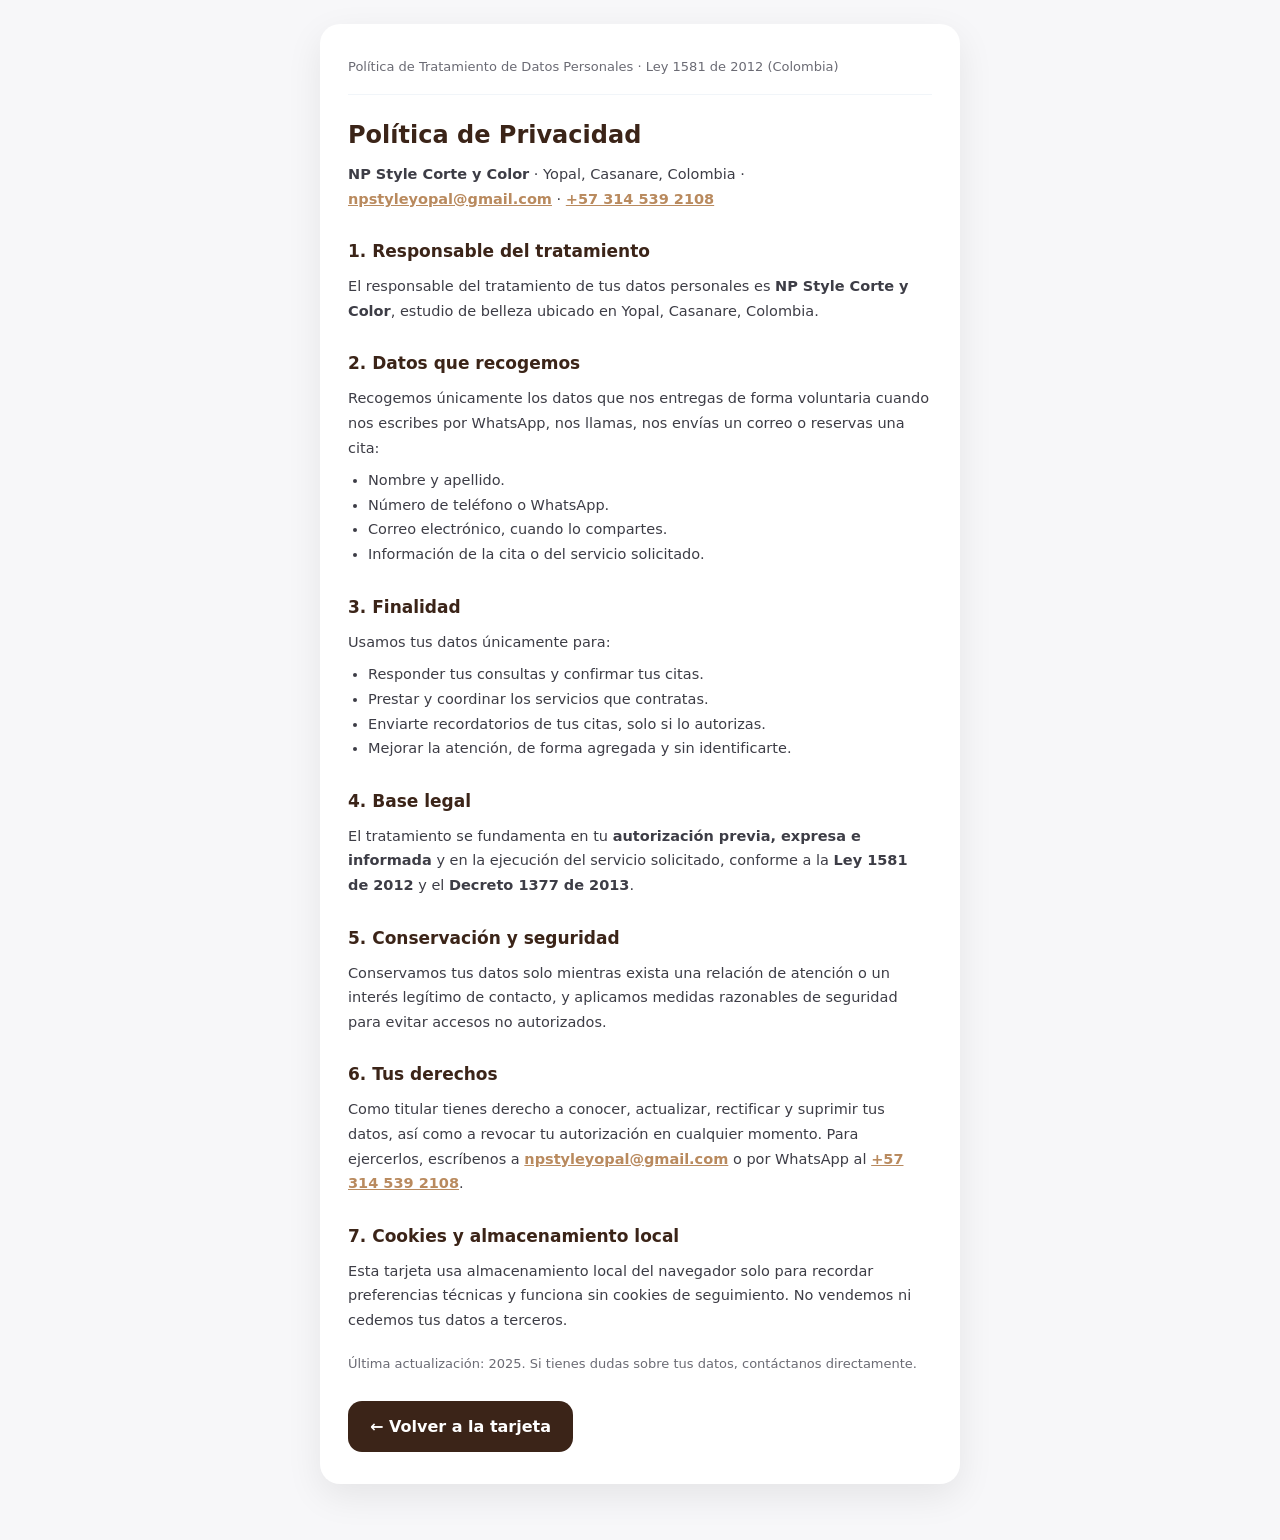
<file: privacidad.html>
<!DOCTYPE html>
<html lang="es">
<head>
  <meta charset="UTF-8" />
  <meta name="viewport" content="width=device-width, initial-scale=1.0" />
  <title>Política de Privacidad — NP Style Corte y Color</title>
  <meta name="robots" content="noindex" />
  <link rel="icon" type="image/png" href="icons/favicon-64.png" />
  <style>
    *{box-sizing:border-box;margin:0;padding:0}
    body{background:#F7F7F9;color:#15151A;font-family:'Plus Jakarta Sans',system-ui,-apple-system,'Segoe UI',Roboto,sans-serif;
      line-height:1.7;padding:24px 16px 56px;display:flex;justify-content:center}
    .hoja{max-width:640px;background:#fff;border-radius:20px;padding:32px 28px;box-shadow:0 12px 36px rgba(0,0,0,.08)}
    h1{font-size:24px;color:#3B2418;margin-bottom:6px}
    h2{font-size:17px;color:#3B2418;margin:26px 0 8px}
    p,li{font-size:14.5px;color:#3d3d46}
    ul{margin:8px 0 8px 20px}
    a{color:#B98A5E;font-weight:600}
    .sello{margin-bottom:20px;padding-bottom:16px;border-bottom:1px solid #f1f5f9;color:#6b6b74;font-size:13px}
    .volver{display:inline-block;margin-top:26px;background:#3B2418;color:#fff;text-decoration:none;font-weight:700;
      padding:12px 22px;border-radius:14px}
  </style>
    <meta name="description" content="Política de privacidad de NP Style Corte y Color. Tarjeta digital creada por KONFÍO ZINC.">
    <meta property="og:title" content="Política de privacidad · NP Style Corte y Color">
    <meta property="og:description" content="Política de privacidad de NP Style Corte y Color. Tarjeta digital creada por KONFÍO ZINC.">
    <meta property="og:image" content="https://konfiozinc.github.io/card/assets/img/og/og-tarjetas-digitales.png">
    <meta property="og:image:width" content="1200">
    <meta property="og:image:height" content="630">
    <meta property="og:type" content="website">
    <meta property="og:site_name" content="KONFÍO ZINC">
    <meta property="og:locale" content="es_CO">
    <link rel="icon" type="image/svg+xml" href="favicon.svg">
</head>
<body>
  <main class="hoja">
    <p class="sello">Política de Tratamiento de Datos Personales · Ley 1581 de 2012 (Colombia)</p>
    <h1>Política de Privacidad</h1>
    <p><strong>NP Style Corte y Color</strong> · Yopal, Casanare, Colombia · <a href="mailto:npstyleyopal@gmail.com">npstyleyopal@gmail.com</a> · <a href="https://wa.me/573145392108">+57 314 539 2108</a></p>

    <h2>1. Responsable del tratamiento</h2>
    <p>El responsable del tratamiento de tus datos personales es <strong>NP Style Corte y Color</strong>, estudio de belleza ubicado en Yopal, Casanare, Colombia.</p>

    <h2>2. Datos que recogemos</h2>
    <p>Recogemos únicamente los datos que nos entregas de forma voluntaria cuando nos escribes por WhatsApp, nos llamas, nos envías un correo o reservas una cita:</p>
    <ul>
      <li>Nombre y apellido.</li>
      <li>Número de teléfono o WhatsApp.</li>
      <li>Correo electrónico, cuando lo compartes.</li>
      <li>Información de la cita o del servicio solicitado.</li>
    </ul>

    <h2>3. Finalidad</h2>
    <p>Usamos tus datos únicamente para:</p>
    <ul>
      <li>Responder tus consultas y confirmar tus citas.</li>
      <li>Prestar y coordinar los servicios que contratas.</li>
      <li>Enviarte recordatorios de tus citas, solo si lo autorizas.</li>
      <li>Mejorar la atención, de forma agregada y sin identificarte.</li>
    </ul>

    <h2>4. Base legal</h2>
    <p>El tratamiento se fundamenta en tu <strong>autorización previa, expresa e informada</strong> y en la ejecución del servicio solicitado, conforme a la <strong>Ley 1581 de 2012</strong> y el <strong>Decreto 1377 de 2013</strong>.</p>

    <h2>5. Conservación y seguridad</h2>
    <p>Conservamos tus datos solo mientras exista una relación de atención o un interés legítimo de contacto, y aplicamos medidas razonables de seguridad para evitar accesos no autorizados.</p>

    <h2>6. Tus derechos</h2>
    <p>Como titular tienes derecho a conocer, actualizar, rectificar y suprimir tus datos, así como a revocar tu autorización en cualquier momento. Para ejercerlos, escríbenos a <a href="mailto:npstyleyopal@gmail.com">npstyleyopal@gmail.com</a> o por WhatsApp al <a href="https://wa.me/573145392108">+57 314 539 2108</a>.</p>

    <h2>7. Cookies y almacenamiento local</h2>
    <p>Esta tarjeta usa almacenamiento local del navegador solo para recordar preferencias técnicas y funciona sin cookies de seguimiento. No vendemos ni cedemos tus datos a terceros.</p>

    <p style="margin-top:20px;font-size:13px;color:#6b6b74">Última actualización: 2025. Si tienes dudas sobre tus datos, contáctanos directamente.</p>

    <a class="volver" href="./">← Volver a la tarjeta</a>
  </main>
</body>
</html>
</file>
